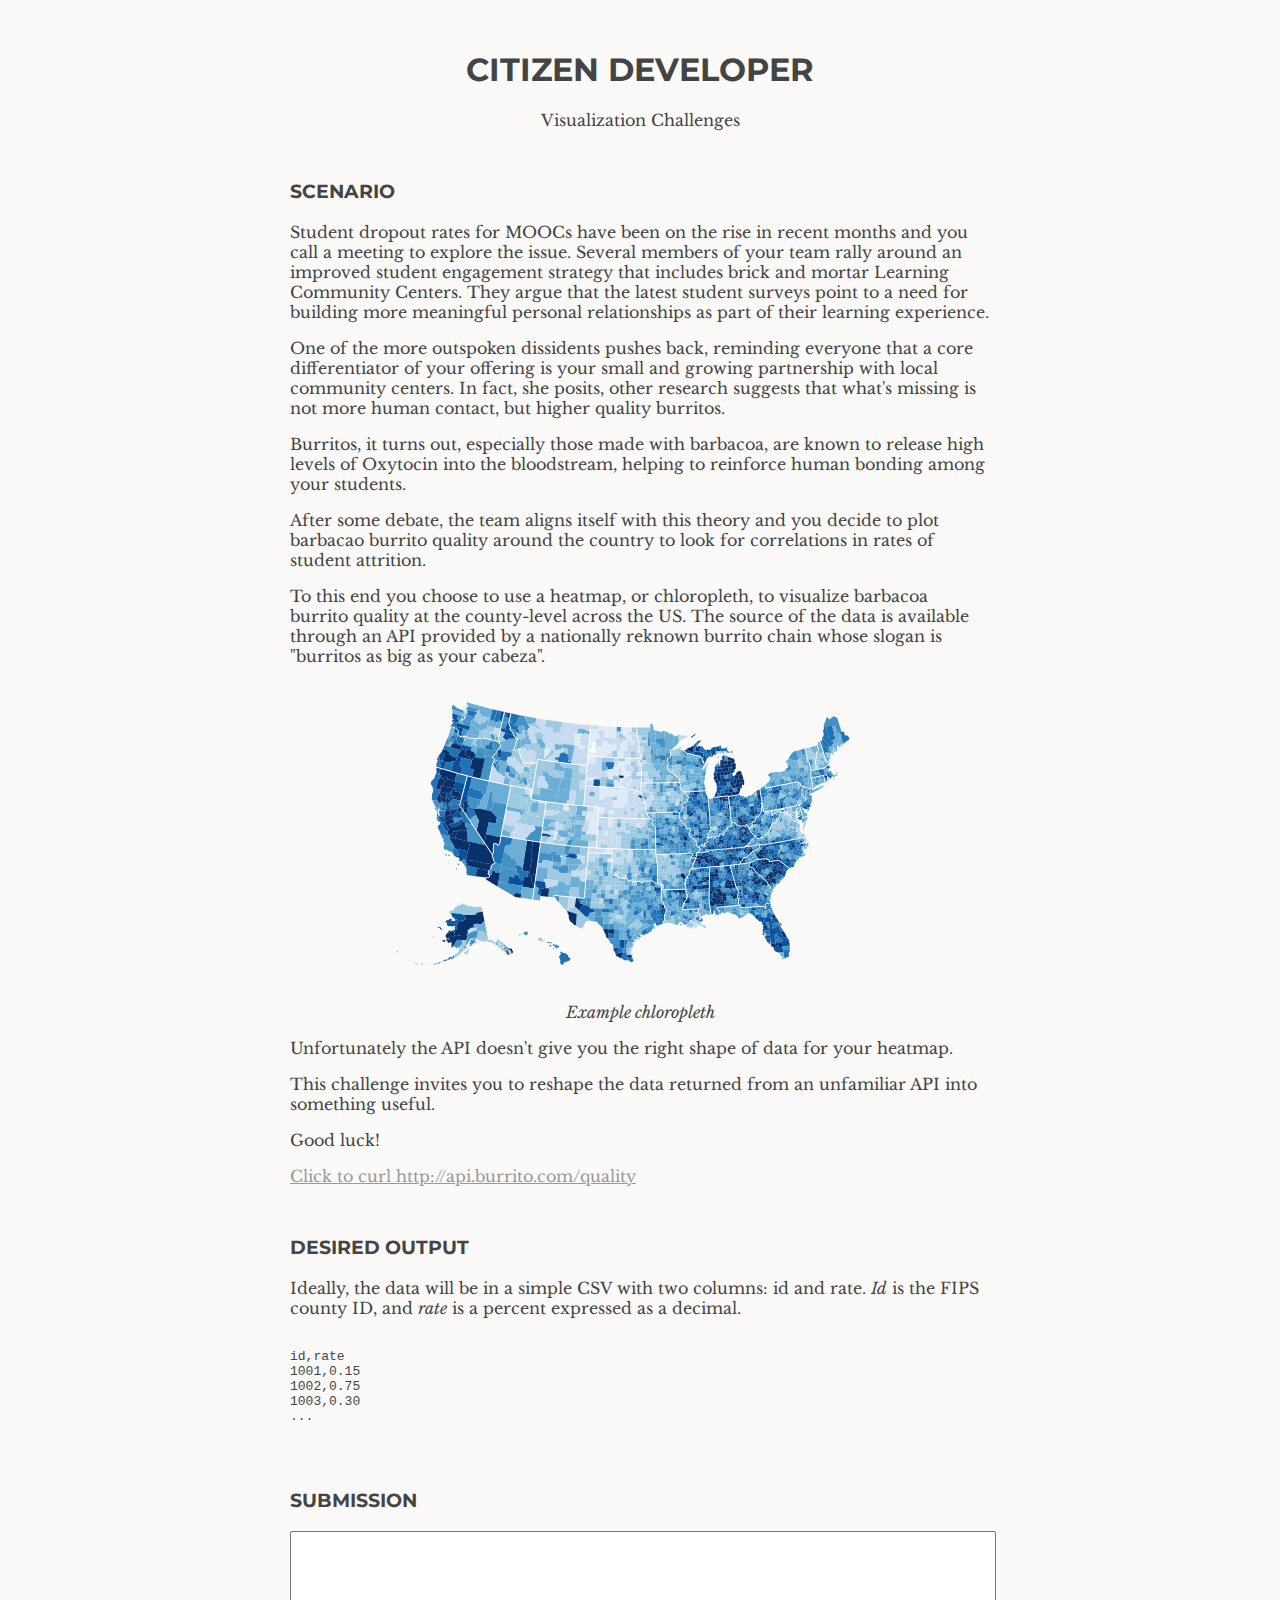
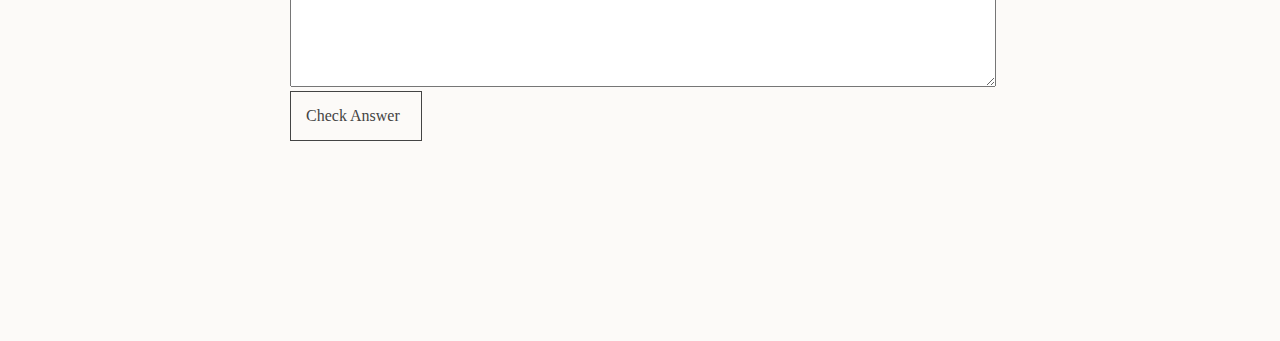
<file: challenges/chloropleth.html>
<!DOCTYPE html>
<html>
  <head>
    <title>Visualizer</title>
    <meta http-equiv="Content-Type" content="text/html; charset=UTF-8"/>
    <link href='//fonts.googleapis.com/css?family=Libre+Baskerville|Montserrat' rel='stylesheet' type='text/css'>
    <link rel="stylesheet" type="text/css" href="../public/stylesheets/styles.css">
    <link rel="stylesheet" type="text/css" href="../public/stylesheets/chloropleth.css">
  </head>
  <body>
    <div class="index">
      <h1 class="center">CITIZEN DEVELOPER</h1>
      <p class="center">Visualization Challenges</p>

      <h3>SCENARIO</h3>
      <p>
        Student dropout rates for MOOCs have been on the rise in recent months and you call a meeting
        to explore the issue.  Several members of your team rally around an improved student engagement strategy
        that includes brick and mortar Learning Community Centers.  They argue that the latest student surveys point
        to a need for building more meaningful personal relationships as part of their learning experience.
      </p>
      <p>
        One of the more outspoken dissidents pushes back, reminding everyone that a core differentiator
        of your offering is your small and growing partnership with local community centers.  In fact, she
        posits, other research suggests that what's missing is not more human contact, but higher quality burritos.
      </p>
      <p>
        Burritos, it turns out, especially those made with barbacoa, are known to release high levels of Oxytocin
        into the bloodstream, helping to reinforce human bonding among your students.
      </p>
      <p>
        After some debate, the team aligns itself with this theory and you decide to plot barbacao burrito quality
        around the country to look for correlations in rates of student attrition.
      </p>
      <p>
        To this end you choose to use a heatmap, or chloropleth, to visualize barbacoa burrito quality at the county-level across the US.  The source of the data is available through an API provided by a nationally reknown burrito chain whose slogan is "burritos as big as your cabeza".
      </p>
      <div class="example"></div>
      <p class="center"><em>Example chloropleth</em></p>
      <p>
      Unfortunately the API doesn't give you the right shape of data for your heatmap.
      </p>
      <p>
      This challenge invites you to reshape the data returned from an unfamiliar API into something useful.
      </p>
      <p>
      Good luck!
      </p>
      <p><a href="/visualizer/public/datasets/chloropleth/api.json">Click to curl http://api.burrito.com/quality</a></p>
      <h3>DESIRED OUTPUT</h3>
      <p>
        Ideally, the data will be in a simple CSV with two columns: id and rate.
        <em>Id</em> is the FIPS county ID, and <em>rate</em> is a percent expressed
        as a decimal.
      </p>
      <pre><code>
id,rate
1001,0.15
1002,0.75
1003,0.30
...
      </code></pre>
      <h3>SUBMISSION</h3>
      <div class="submission">
        <p class="errors">There seems to be an error with your solution</p>
        <textarea cols="10" rows="10"></textarea>
      </div>
      <div class="button">Check Answer</div>

      <div class="answer">
        <h3>ANSWER</h3>
        <div class="chart"></div>
        <p class="center"><em>Barbacoa burrito quality across the US, darker is yummier</em></p>

        <h3>ADDITIONAL RESOURCES</h3>
        <ul>
          <li>
            <a href="//bl.ocks.org/mbostock/4060606">
              Read more about Chloropleths
            </a>
          </li>
        </ul>
      </div>

      <div class="footer"></div>
    </div>
    <script src="//ajax.googleapis.com/ajax/libs/jquery/2.1.1/jquery.min.js"></script>
    <script src="../public/javascripts/lib/d3.v3.min.js"></script>
    <script src="../public/javascripts/lib/queue.v1.min.js"></script>
    <script src="../public/javascripts/lib/topojson.v1.min.js"></script>
    <script src="../public/javascripts/chloropleth.js"></script>
  </body>
</html>
</file>
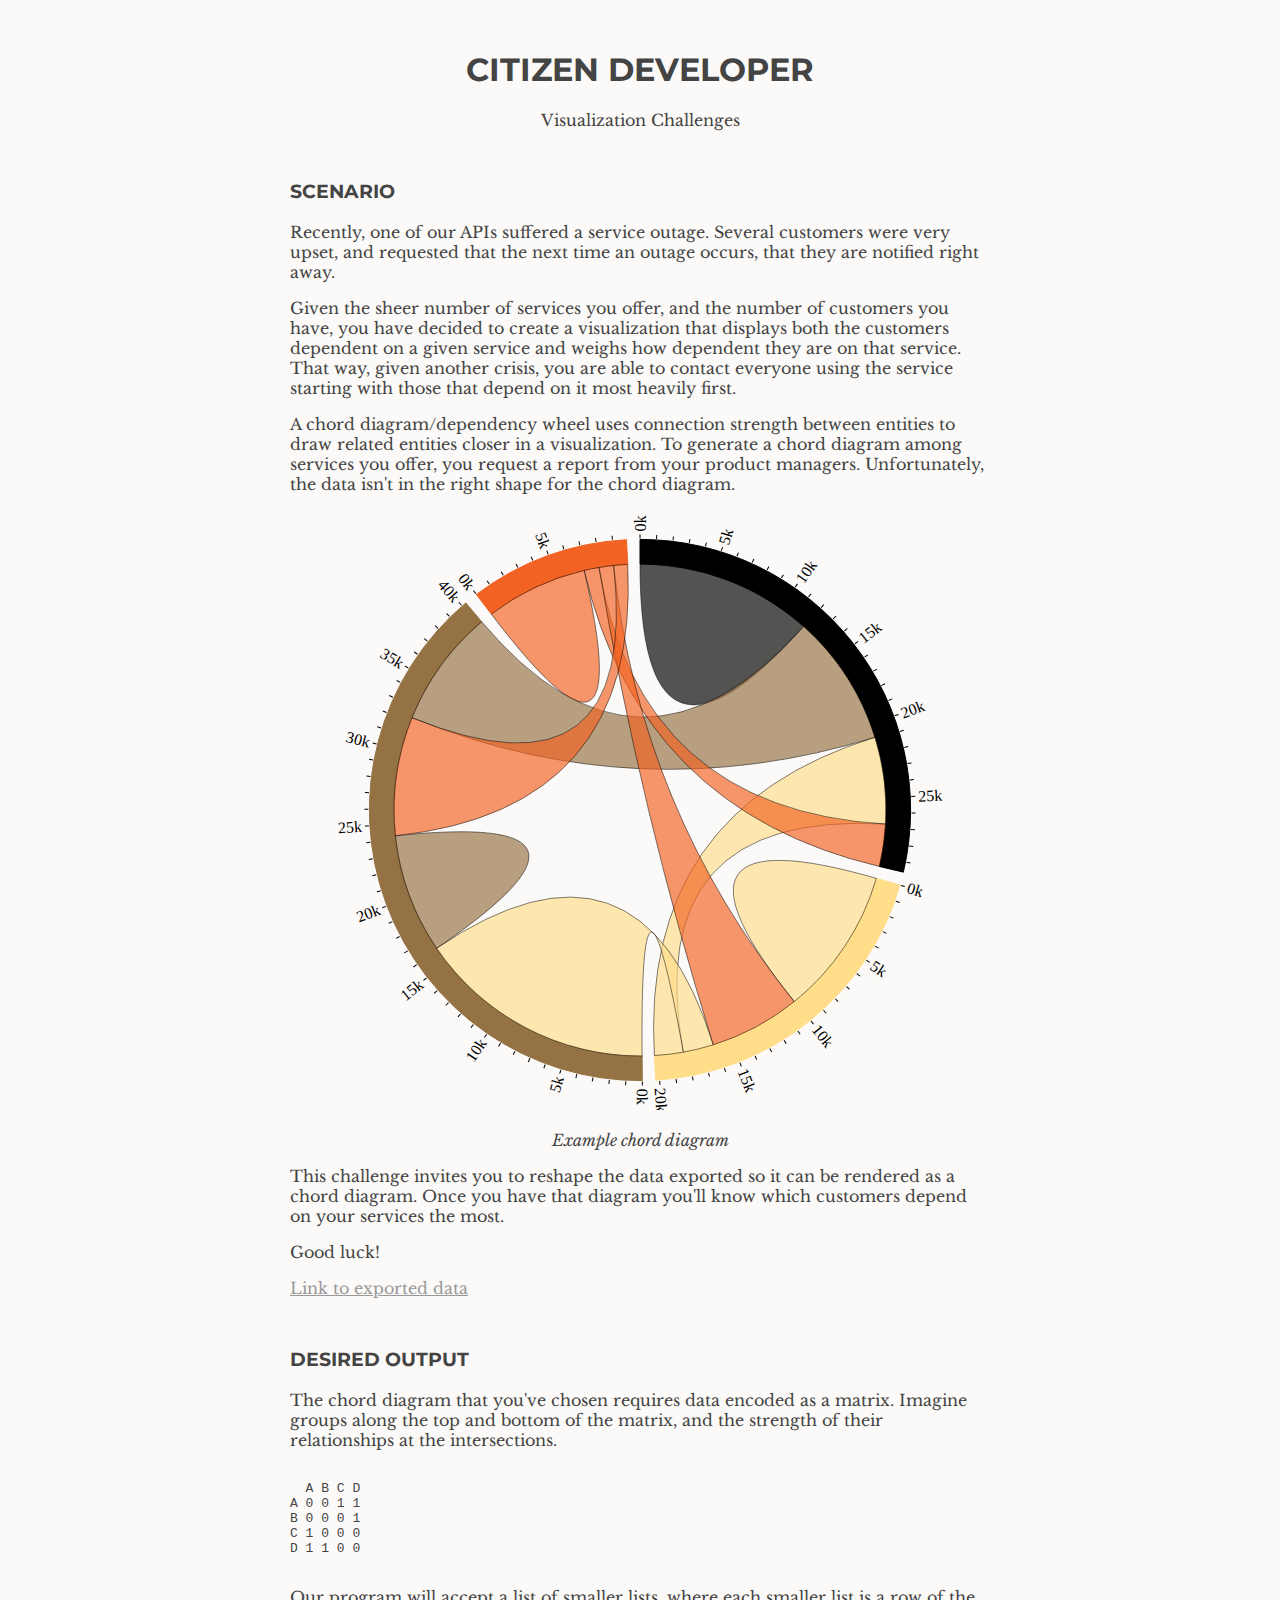
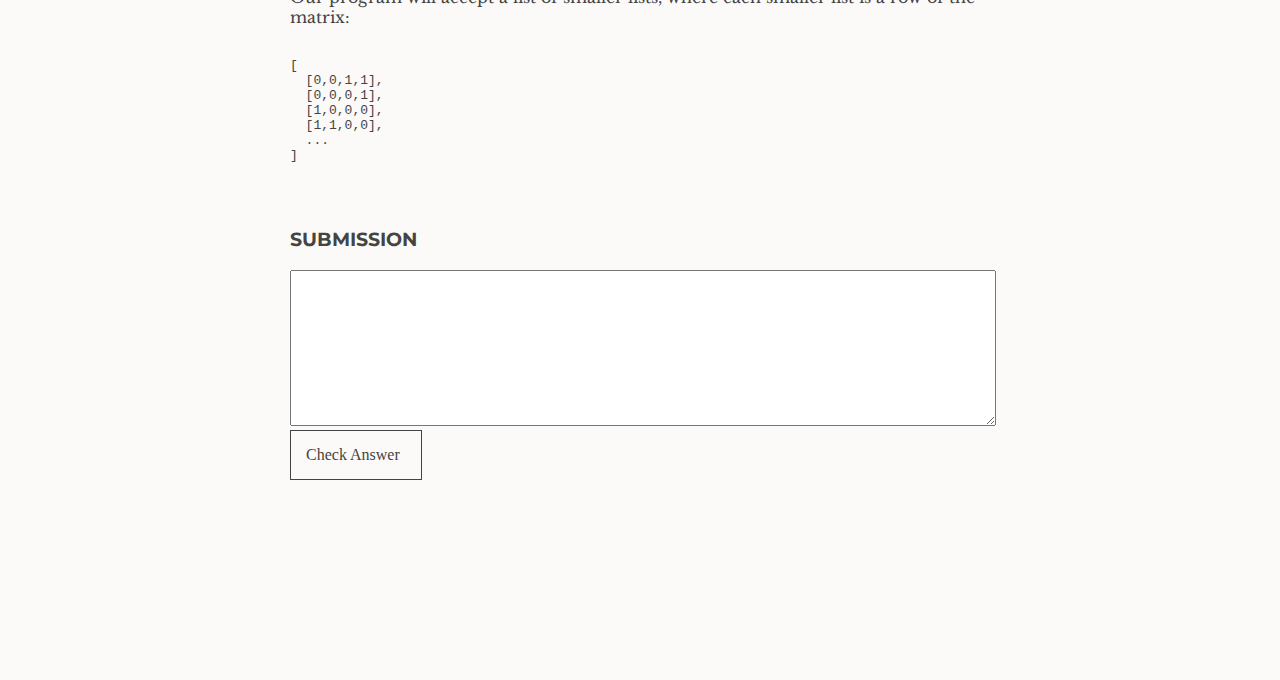
<file: challenges/chord.html>
<!DOCTYPE html>
<html>
  <head>
    <title>Visualizer</title>
    <meta http-equiv="Content-Type" content="text/html; charset=UTF-8"/>
    <link href='//fonts.googleapis.com/css?family=Libre+Baskerville|Montserrat' rel='stylesheet' type='text/css'>
    <link rel="stylesheet" type="text/css" href="../public/stylesheets/styles.css">
    <link rel="stylesheet" type="text/css" href="../public/stylesheets/chord.css">
  </head>
  <body>
    <div class="index">
      <h1 class="center">CITIZEN DEVELOPER</h1>
      <p class="center">Visualization Challenges</p>

      <h3>SCENARIO</h3>
      <p>
        Recently, one of our APIs suffered a service outage.  Several customers
        were very upset, and requested that the next time an outage occurs, that
        they are notified right away.
      </p>
      <p>
        Given the sheer number of services you offer, and the number of customers
        you have, you have decided to create a visualization that displays both
        the customers dependent on a given service and weighs how dependent they
        are on that service.  That way, given another crisis, you are able to
        contact everyone using the service starting with those that depend on it
        most heavily first.
      </p>
      <p>
        A chord diagram/dependency wheel uses connection strength between entities to draw related entities closer in a visualization. To generate a chord diagram among services you offer, you request a report from your product managers. Unfortunately, the data isn't in the right shape for the chord diagram.
      </p>
      <div class="example"></div>
      <p class="center"><em>Example chord diagram</em></p>
      <p>
        This challenge invites you to reshape the data exported so it can be rendered as a chord diagram. Once you have that diagram you'll know which customers depend on your services the most.
      </p>
      <p>
        Good luck!
      </p>
      <p><a href="/visualizer/public/datasets/chord/features.csv">Link to exported data</a></p>
      <h3>DESIRED OUTPUT</h3>
      <p>
        The chord diagram that you've chosen requires data encoded as a matrix.
        Imagine groups along the top and bottom of the matrix, and the strength of
        their relationships at the intersections.
      </p>
      <pre><code>
  A B C D
A 0 0 1 1
B 0 0 0 1
C 1 0 0 0
D 1 1 0 0
      </code></pre>
      <p>
        Our program will accept a list of smaller lists, where each smaller list
        is a row of the matrix:
      </p>
      <pre><code>
[
  [0,0,1,1],
  [0,0,0,1],
  [1,0,0,0],
  [1,1,0,0],
  ...
]
      </code></pre>
      <h3>SUBMISSION</h3>
      <div class="submission">
        <p class="errors">There seems to be an error with your solution</p>
        <textarea cols="10" rows="10"></textarea>
      </div>
      <div class="button">Check Answer</div>

      <div class="answer">
        <h3>ANSWER</h3>
        <p>Hover over a ring to identify its dependencies</p>
        <div class="chart"></div>

        <h3>ADDITIONAL RESOURCES</h3>
        <ul>
          <li>
            <a href="//circos.ca/guide/tables/">
              Circos walkthrough
            </a>
          </li>
          <li>
            <a href="//bl.ocks.org/mbostock/4062006">
              Read more about d3 chord diagrams
            </a>
          </li>
          <li>
            <a href="//www.redotheweb.com/DependencyWheel/">
              Read more about dependency wheels
            </a>
          </li>
        </ul>
      </div>

      <div class="footer"></div>
    </div>
    <script src="//ajax.googleapis.com/ajax/libs/jquery/2.1.1/jquery.min.js"></script>
    <script src="../public/javascripts/lib/d3.v3.min.js"></script>
    <script src="../public/javascripts/lib/dependency_wheel.js"></script>
    <script src="../public/javascripts/chord.js"></script>
  </body>
</html>
</file>
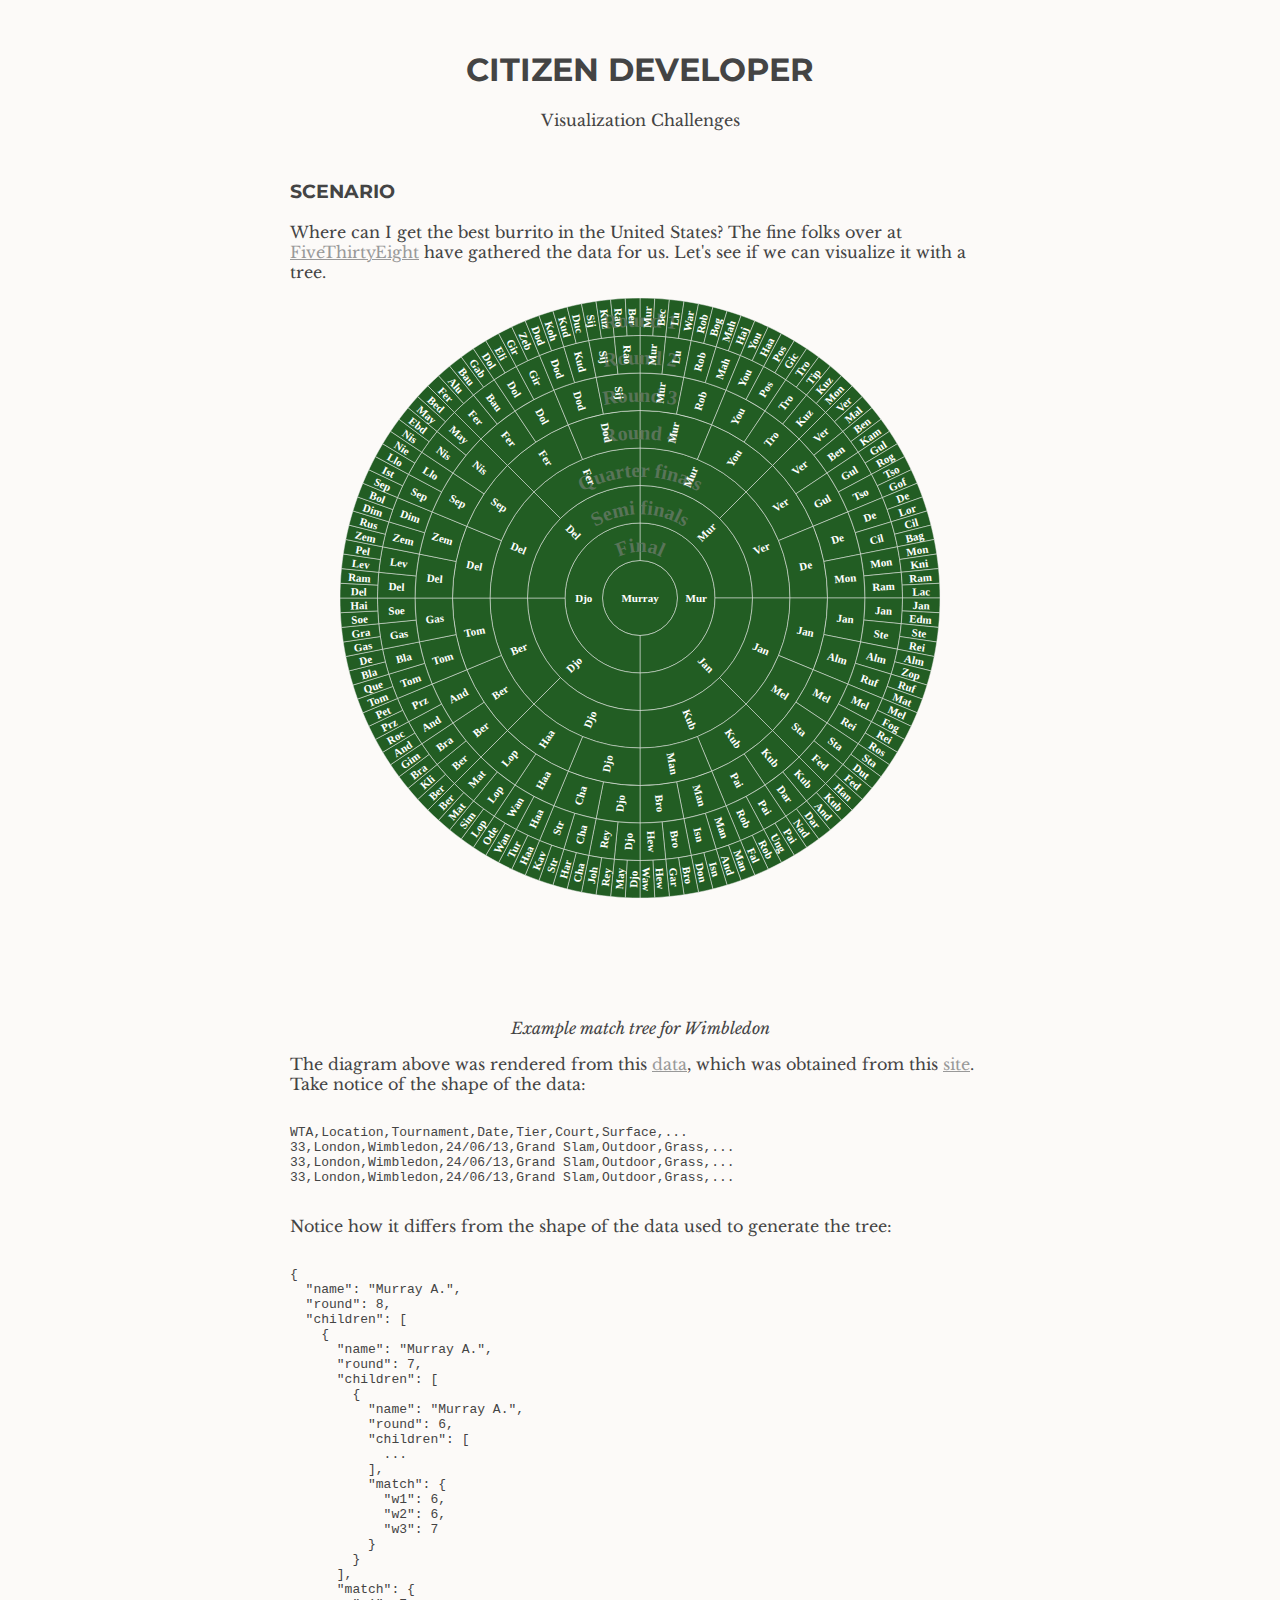
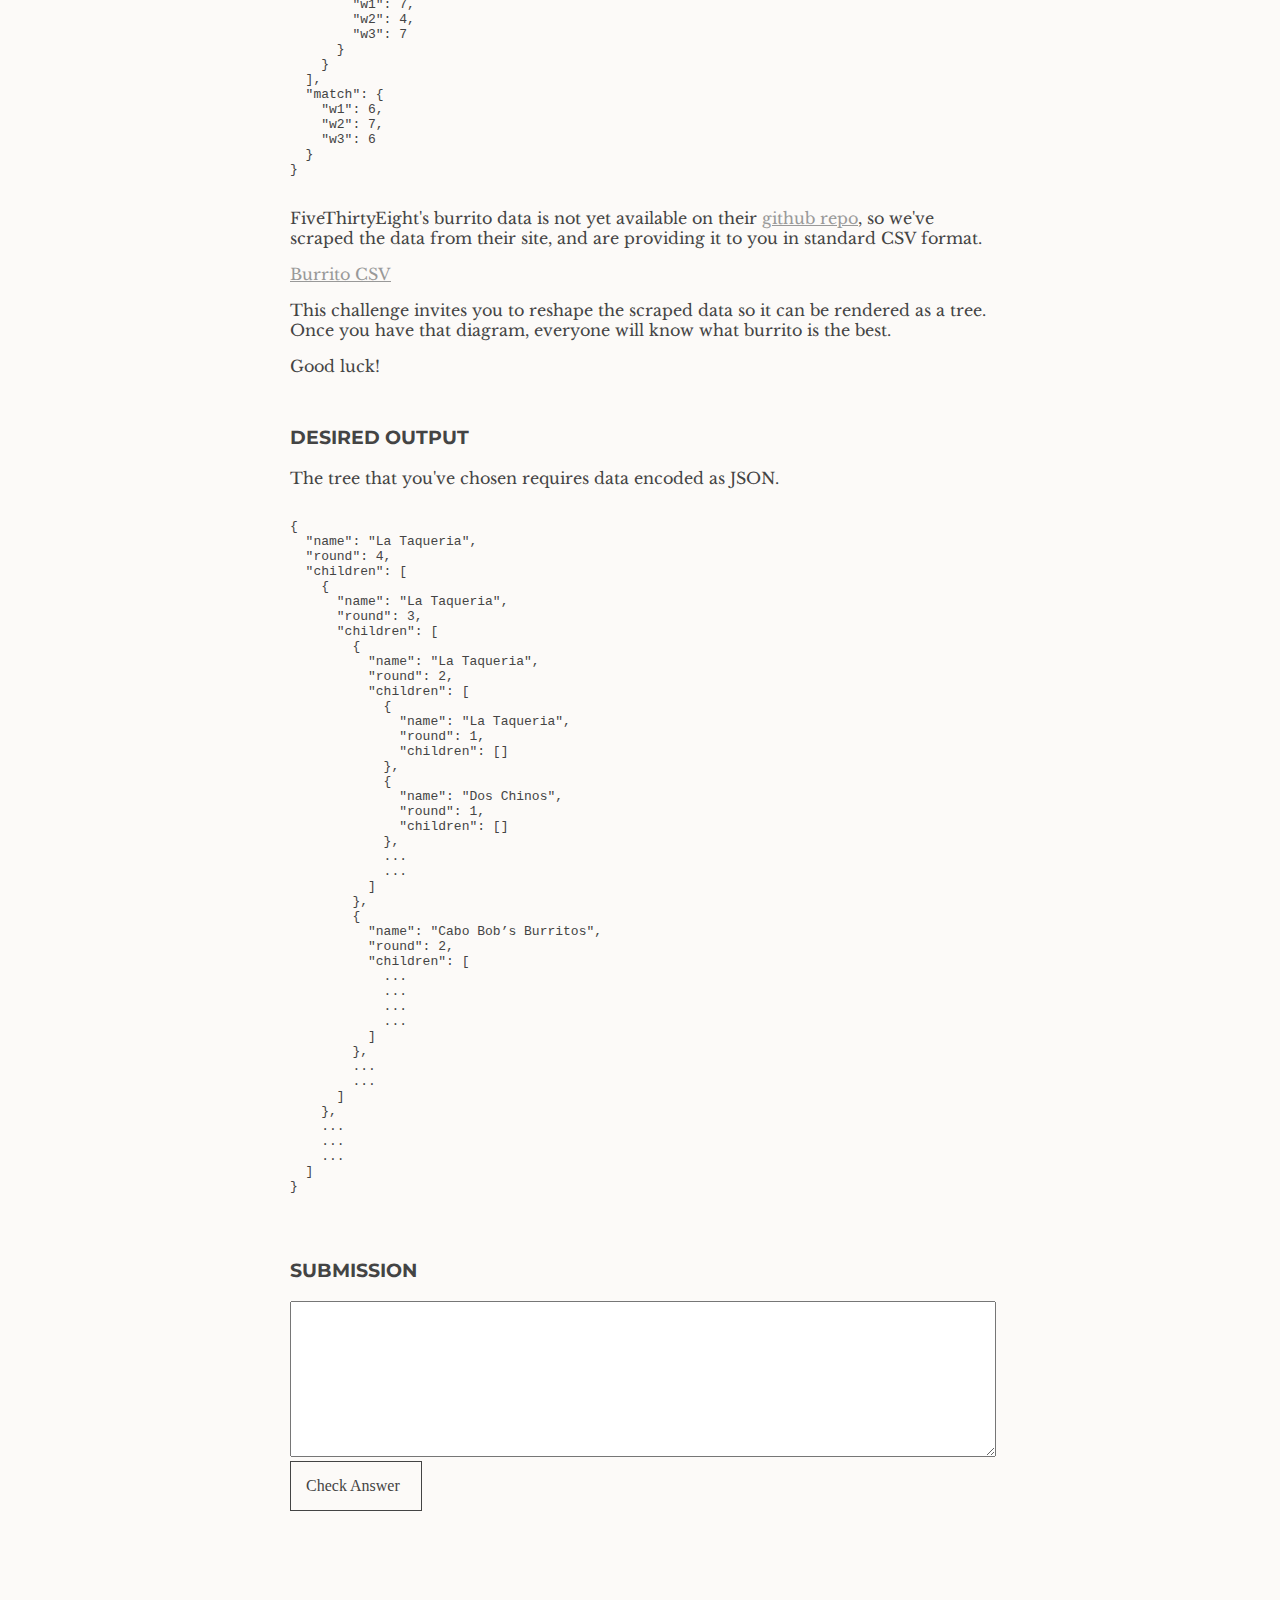
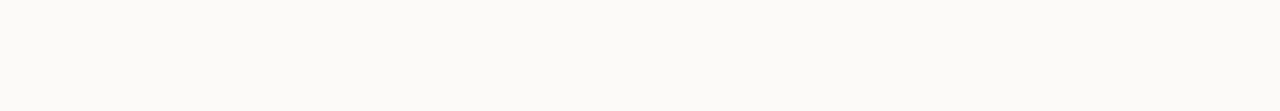
<file: challenges/match_tree.html>
<!DOCTYPE html>
<html>
  <head>
    <title>Visualizer</title>
    <meta http-equiv="Content-Type" content="text/html; charset=UTF-8"/>
    <link href='//fonts.googleapis.com/css?family=Libre+Baskerville|Montserrat' rel='stylesheet' type='text/css'>
    <link rel="stylesheet" type="text/css" href="../public/stylesheets/styles.css">
    <link rel="stylesheet" type="text/css" href="../public/stylesheets/match_tree.css">
  </head>
  <body>
    <div class="index">
      <h1 class="center">CITIZEN DEVELOPER</h1>
      <p class="center">Visualization Challenges</p>

      <h3>SCENARIO</h3>
      <p>
        Where can I get the best burrito in the United States?  The fine folks over
        at <a href="//fivethirtyeight.com/burrito/">FiveThirtyEight</a> have gathered
        the data for us.  Let's see if we can visualize it with a tree.
      </p>
      <div class="example"><svg height="700" width="700"></svg></div>
      <p class="center"><em>Example match tree for Wimbledon</em></p>
      <p>The diagram above was rendered from this
        <a href="/visualizer/public/datasets/match_tree/wimbledon_full.csv">data</a>,
        which was obtained from this <a href="//www.tennis-data.co.uk/wimbledon.php">site</a>.
        Take notice of the shape of the data:
      </p>
      <pre><code>
WTA,Location,Tournament,Date,Tier,Court,Surface,...
33,London,Wimbledon,24/06/13,Grand Slam,Outdoor,Grass,...
33,London,Wimbledon,24/06/13,Grand Slam,Outdoor,Grass,...
33,London,Wimbledon,24/06/13,Grand Slam,Outdoor,Grass,...
      </code></pre>
      <p>
        Notice how it differs from the shape of the data used to generate the tree:
      </p>
      <pre><code>
{
  "name": "Murray A.",
  "round": 8,
  "children": [
    {
      "name": "Murray A.",
      "round": 7,
      "children": [
        {
          "name": "Murray A.",
          "round": 6,
          "children": [
            ...
          ],
          "match": {
            "w1": 6,
            "w2": 6,
            "w3": 7
          }
        }
      ],
      "match": {
        "w1": 7,
        "w2": 4,
        "w3": 7
      }
    }
  ],
  "match": {
    "w1": 6,
    "w2": 7,
    "w3": 6
  }
}
      </code></pre>
      <p>
        FiveThirtyEight's burrito data is not yet available on their
        <a href="//github.com/fivethirtyeight/data">github repo</a>, so we've
        scraped the data from their site, and are providing it to you in
        standard CSV format.
      </p>
      <p>
        <a href="/visualizer/public/datasets/match_tree/burrito_bracket.csv">Burrito CSV</a>
      </p>
      <p>
        This challenge invites you to reshape the scraped data so it can be rendered as a tree. Once you have that diagram, everyone will know what burrito is the best.
      </p>
      <p>
        Good luck!
      </p>
      <h3>DESIRED OUTPUT</h3>
      <p>
        The tree that you've chosen requires data encoded as JSON.
      </p>
      <pre><code>
{
  "name": "La Taqueria",
  "round": 4,
  "children": [
    {
      "name": "La Taqueria",
      "round": 3,
      "children": [
        {
          "name": "La Taqueria",
          "round": 2,
          "children": [
            {
              "name": "La Taqueria",
              "round": 1,
              "children": []
            },
            {
              "name": "Dos Chinos",
              "round": 1,
              "children": []
            },
            ...
            ...
          ]
        },
        {
          "name": "Cabo Bob’s Burritos",
          "round": 2,
          "children": [
            ...
            ...
            ...
            ...
          ]
        },
        ...
        ...
      ]
    },
    ...
    ...
    ...
  ]
}
      </code></pre>
      <h3>SUBMISSION</h3>
      <div class="submission">
        <p class="errors">There seems to be an error with your solution</p>
        <textarea cols="10" rows="10"></textarea>
      </div>
      <div class="button">Check Answer</div>

      <div class="answer">
        <h3>ANSWER</h3>
        <div class="chart">
          <svg height="600" width="600"></svg>
        </div>
        <div id="result"><p></p></div>

        <h3>ADDITIONAL RESOURCES</h3>
        <ul>
          <li>
            <a href="//wimbledon.prcweb.co.uk/matchtree.html">
              Peter Cook's Wimbledon Match Tree
            </a>
          </li>
        </ul>
      </div>

      <div class="footer"></div>
    </div>
    <script src="//ajax.googleapis.com/ajax/libs/jquery/2.1.1/jquery.min.js"></script>
    <script src="../public/javascripts/lib/d3.v3.min.js"></script>
    <script src="../public/javascripts/match_tree.js"></script>
  </body>
</html>
</file>
<file: public/stylesheets/styles.css>
html, body {
  margin: 0;
  padding: 0;
  height: 100%;
  background-color: #FCFAF8;
  color: #444;
}

.index {
  width: 700px;
  margin: 50px auto 0;
}

.center {
  text-align: center;
}

.bold {
  font-weight: bold;
}

h1, h2, h3, h4, h5, h6 {
  font-family: 'Montserrat', sans-serif;
  color: #444
}

p {
  font-family: 'Libre Baskerville', serif;
  color: #444
}

a {
  color: #999;
}

a:hover {
  color: #444;
}

ul {
  margin: 0;
  padding: 0;
}

ul li {
  list-style: none;
  margin: 10px;
}

.inline li {
  display: inline-block;
}

ul li img {
  width: 200px;
  height: 159px;
  border: 1px solid #ccc;
}

ul li img:hover {
  opacity: 0.5;
}

.footer {
  height: 200px;
}

h3 {
  margin-top: 50px;
}

.submission {
  width: 100%;
}

.submission textarea {
  width: 100%;
  height: auto;
}

.button {
  border: 1px solid #444;
  padding: 15px;
  width: 100px;
  cursor: pointer;
}

.errors {
  display: none;
  background-color: red;
  color: white;
  text-align: center;
  padding: 5px;
}

.button:hover {
  color: #FCFAF8;
  background-color: #444;
}

.answer {
  display: none;
}


ol li {
  font-family: 'Libre Baskerville', serif;
  color: #444
}

.locked:hover {
  background-image: url('/visualizer/public/images/lock.png');
  background-repeat: no-repeat;
  /*background-attachment: fixed;*/
  background-position: 50% 50%;
  background-size: 100px 100px;
}
</file>
<file: public/stylesheets/chloropleth.css>
.counties {
  fill: none;
}

.states {
  fill: none;
  stroke: #fff;
  stroke-linejoin: round;
}

.example .q0-9 { fill:rgb(247,251,255); }
.example .q1-9 { fill:rgb(222,235,247); }
.example .q2-9 { fill:rgb(198,219,239); }
.example .q3-9 { fill:rgb(158,202,225); }
.example .q4-9 { fill:rgb(107,174,214); }
.example .q5-9 { fill:rgb(66,146,198); }
.example .q6-9 { fill:rgb(33,113,181); }
.example .q7-9 { fill:rgb(8,81,156); }
.example .q8-9 { fill:rgb(8,48,107); }

.answer .q0-9 { fill:rgb(155,251,247); }
.answer .q1-9 { fill:rgb(147,235,222); }
.answer .q2-9 { fill:rgb(139,219,189); }
.answer .q3-9 { fill:rgb(125,202,158); }
.answer .q4-9 { fill:rgb(114,174,107); }
.answer .q5-9 { fill:rgb(98,146,66); }
.answer .q6-9 { fill:rgb(81,113,33); }
.answer .q7-9 { fill:rgb(56,81,8); }
.answer .q8-9 { fill:rgb(7,48,8); }
</file>
<file: public/stylesheets/chord.css>
.chord path {
  fill-opacity: .67;
  stroke: #000;
  stroke-width: .5px;
}
</file>
<file: public/stylesheets/match_tree.css>
.example, .chart {
  padding-left: 50px;
}
.svg {
  width: 600px;
  height: 600px;
  font-family: helvetica, sans-serif;
}

.example path, .example line {
  fill: #225D23;
  stroke: #eee;
  stroke-width: 0.5px;
  cursor: pointer;
}

.answer path, .answer line {
  fill: #BF2806;
  stroke: #F2DC6D;
  stroke-width: 0.5px;
  cursor: pointer;
}

#chart {
  height: 750px;
  margin-left: 60px;
}

text {
  fill: white;
  font-size: 11px;
  text-anchor: middle;
  font-weight: 800;
  cursor: pointer;
}

#round-labels text {
  font-size: 20px;
  fill: #597459;
}

#result {
  text-align: center;
  color: #444;
  font-size: 18px;
  font-weight: 200;
}

#score {
  position: absolute;
  left: 680px;
  top: 40px;
  width: 400px;
  font-size: 30px;
  font-weight: 500;
}

#title {
  position: absolute;
  top: 10px;
}
#title .large {
  width: 150px;
}
</file>
